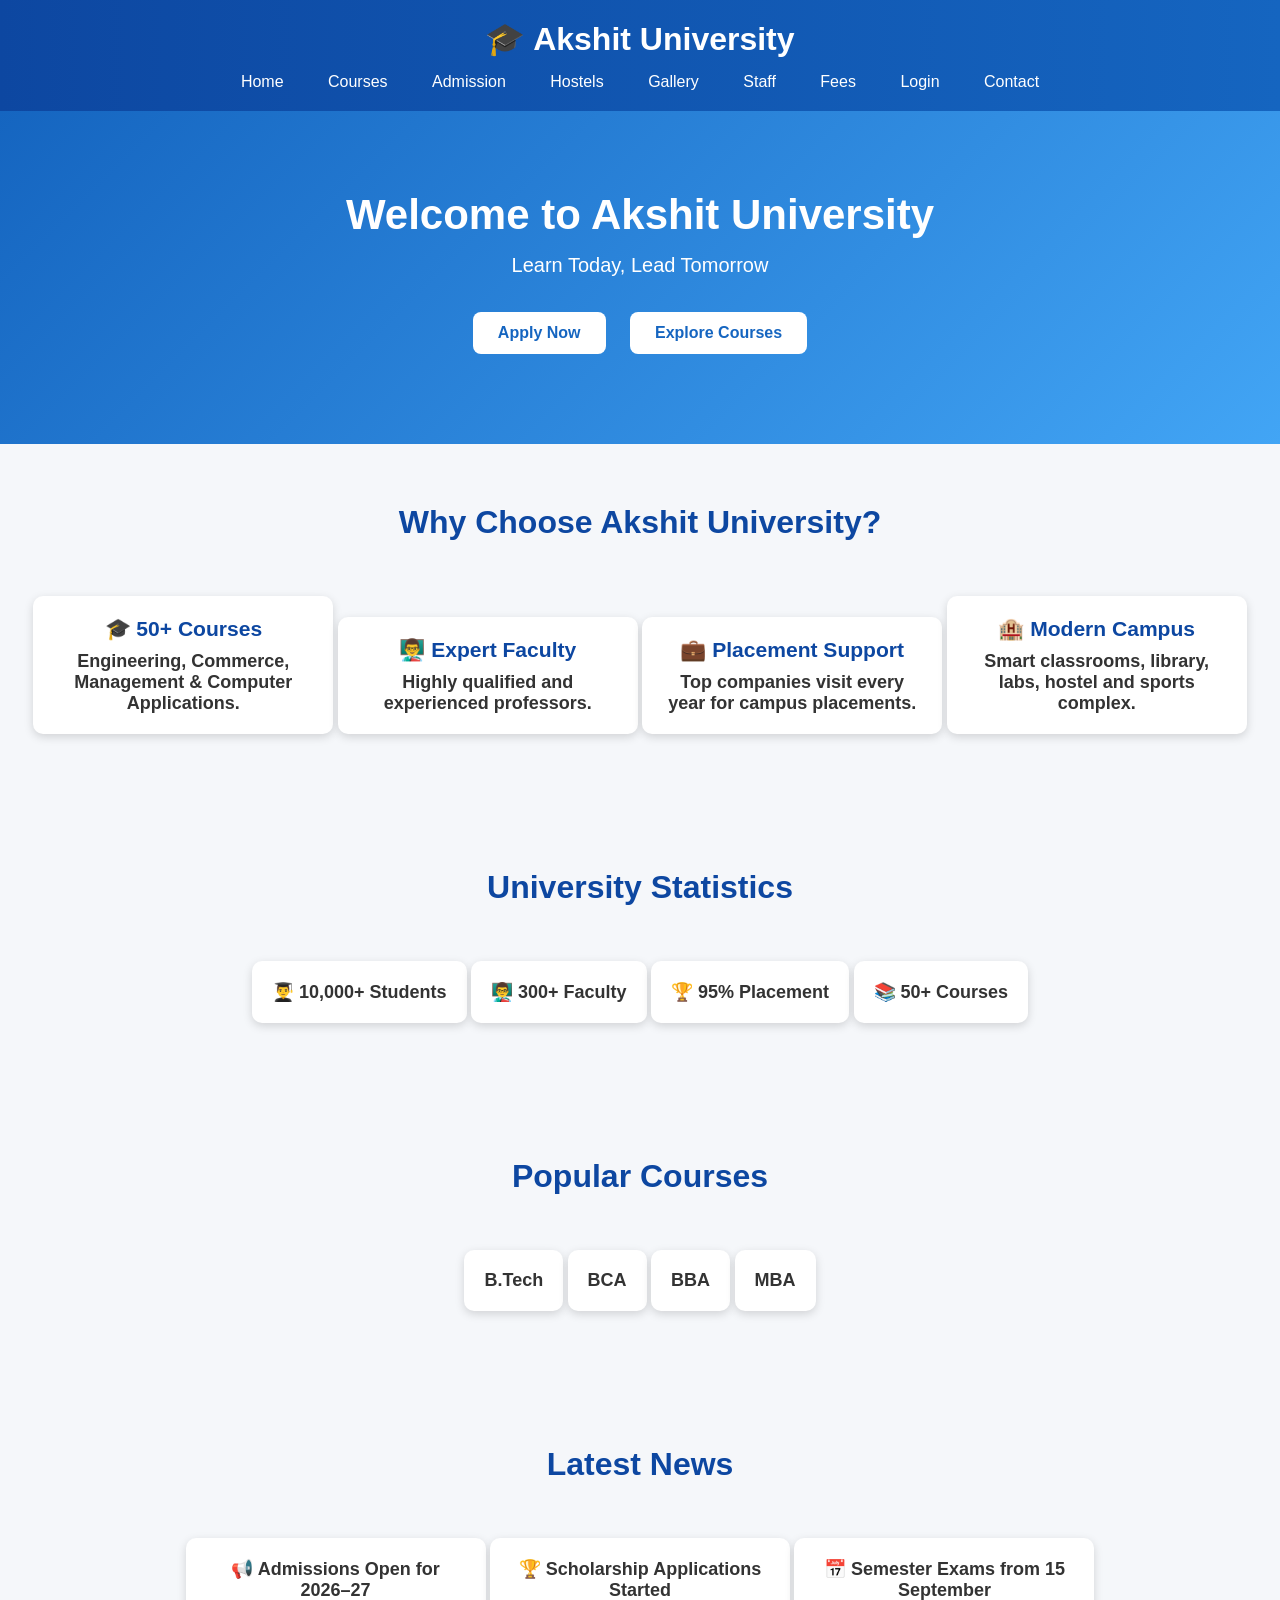
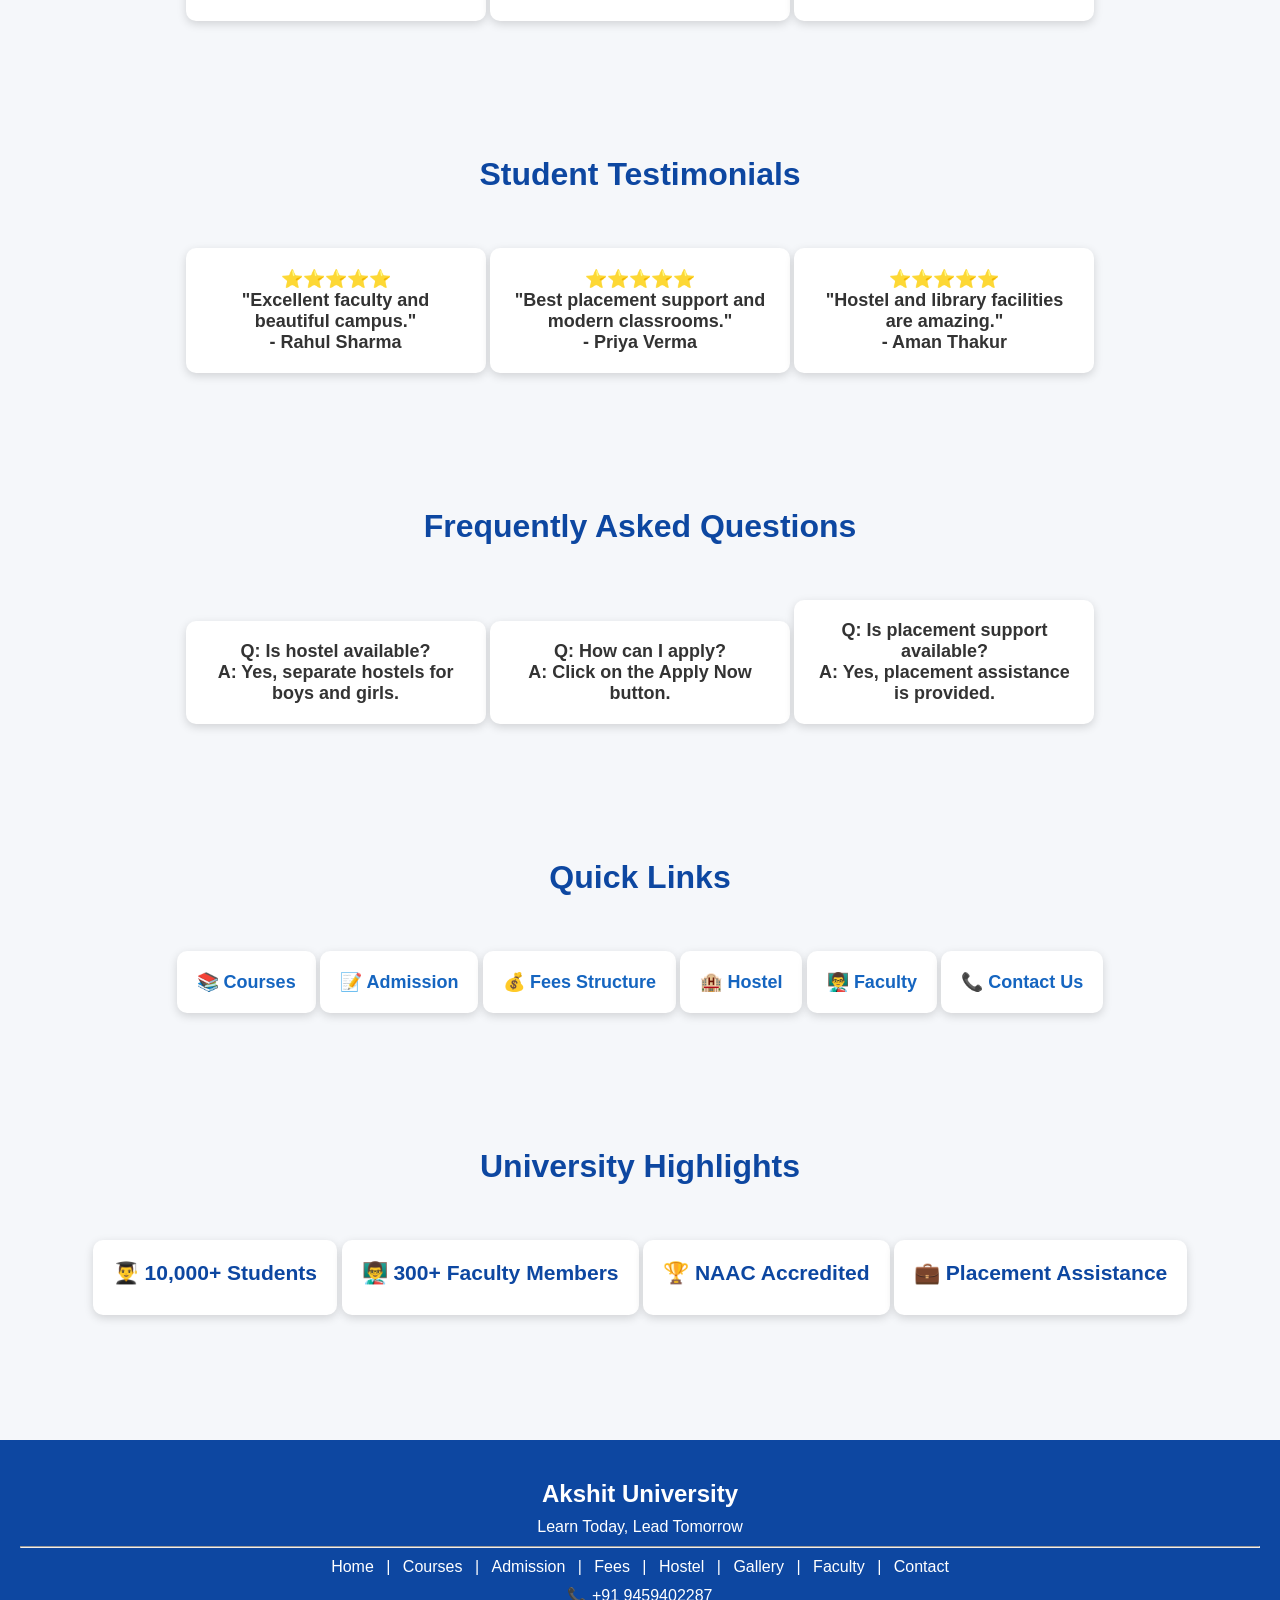
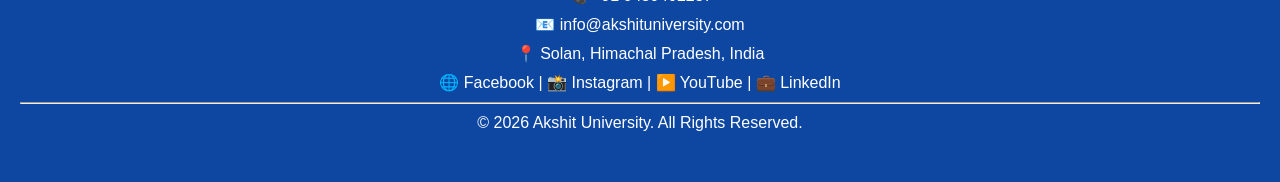
<file: index.html>
<!DOCTYPE html>
<html lang="en">
<head>
<meta charset="UTF-8">
<meta name="viewport" content="width=device-width, initial-scale=1.0">
<title>Akshit University</title>
<link rel="stylesheet" href="style.css">
</head>

<body>

<header>
    <h1>🎓 Akshit University</h1>

    <nav>
        <a href="index.html">Home</a>
        <a href="courses.html">Courses</a>
        <a href="admission.html">Admission</a>
        <a href="hostel.html">Hostels</a>
        <a href="gallery.html">Gallery</a>
        <a href="staff.html">Staff</a>
        <a href="fees.html">Fees</a>
        <a href="login.html">Login</a>
        <a href="contact.html">Contact</a>
    </nav>
</header>

<section class="hero">
    <h2>Welcome to Akshit University</h2>
    <p>Learn Today, Lead Tomorrow</p>
    <a href="admission.html" class="btn">Apply Now</a>
    <a href="courses.html" class="btn">Explore Courses</a>
</section>

<section class="about">
    <h2>Why Choose Akshit University?</h2>

    <div class="card">
        <h3>🎓 50+ Courses</h3>
        <p>Engineering, Commerce, Management & Computer Applications.</p>
    </div>

    <div class="card">
        <h3>👨‍🏫 Expert Faculty</h3>
        <p>Highly qualified and experienced professors.</p>
    </div>

    <div class="card">
        <h3>💼 Placement Support</h3>
        <p>Top companies visit every year for campus placements.</p>
    </div>

    <div class="card">
        <h3>🏨 Modern Campus</h3>
        <p>Smart classrooms, library, labs, hostel and sports complex.</p>
    </div>
</section>

<section class="about">
    <h2>University Statistics</h2>
    <div class="card">👨‍🎓 10,000+ Students</div>
    <div class="card">👨‍🏫 300+ Faculty</div>
    <div class="card">🏆 95% Placement</div>
    <div class="card">📚 50+ Courses</div>
</section>

<section class="courses">
    <h2>Popular Courses</h2>
    <div class="card">B.Tech</div>
    <div class="card">BCA</div>
    <div class="card">BBA</div>
    <div class="card">MBA</div>
</section>

<section class="about">
    <h2>Latest News</h2>
    <div class="card">📢 Admissions Open for 2026–27</div>
    <div class="card">🏆 Scholarship Applications Started</div>
    <div class="card">📅 Semester Exams from 15 September</div>
</section>

<section class="about">
    <h2>Student Testimonials</h2>

    <div class="card">
        ⭐⭐⭐⭐⭐<br>
        "Excellent faculty and beautiful campus."<br>
        <b>- Rahul Sharma</b>
    </div>

    <div class="card">
        ⭐⭐⭐⭐⭐<br>
        "Best placement support and modern classrooms."<br>
        <b>- Priya Verma</b>
    </div>

    <div class="card">
        ⭐⭐⭐⭐⭐<br>
        "Hostel and library facilities are amazing."<br>
        <b>- Aman Thakur</b>
    </div>
</section>

<section class="about">
    <h2>Frequently Asked Questions</h2>

    <div class="card">
        <b>Q:</b> Is hostel available?<br>
        <b>A:</b> Yes, separate hostels for boys and girls.
    </div>

    <div class="card">
        <b>Q:</b> How can I apply?<br>
        <b>A:</b> Click on the <b>Apply Now</b> button.
    </div>

    <div class="card">
        <b>Q:</b> Is placement support available?<br>
        <b>A:</b> Yes, placement assistance is provided.
    </div>
</section>

<section class="about">
    <h2>Quick Links</h2>
    <div class="card"><a href="courses.html">📚 Courses</a></div>
    <div class="card"><a href="admission.html">📝 Admission</a></div>
    <div class="card"><a href="fees.html">💰 Fees Structure</a></div>
    <div class="card"><a href="hostel.html">🏨 Hostel</a></div>
    <div class="card"><a href="staff.html">👨‍🏫 Faculty</a></div>
    <div class="card"><a href="contact.html">📞 Contact Us</a></div>
</section>

<section class="about">
    <h2>University Highlights</h2>
    <div class="card"><h3>👨‍🎓 10,000+ Students</h3></div>
    <div class="card"><h3>👨‍🏫 300+ Faculty Members</h3></div>
    <div class="card"><h3>🏆 NAAC Accredited</h3></div>
    <div class="card"><h3>💼 Placement Assistance</h3></div>
</section>

<footer>
    <h2>Akshit University</h2>
    <p>Learn Today, Lead Tomorrow</p>
    <hr>
    <p>
        <a href="index.html">Home</a> |
        <a href="courses.html">Courses</a> |
        <a href="admission.html">Admission</a> |
        <a href="fees.html">Fees</a> |
        <a href="hostel.html">Hostel</a> |
        <a href="gallery.html">Gallery</a> |
        <a href="staff.html">Faculty</a> |
        <a href="contact.html">Contact</a>
    </p>
    <p>📞 +91 9459402287</p>
    <p>📧 info@akshituniversity.com</p>
    <p>📍 Solan, Himachal Pradesh, India</p>
    <p>🌐 Facebook | 📸 Instagram | ▶️ YouTube | 💼 LinkedIn</p>
    <hr>
    <p>© 2026 Akshit University. All Rights Reserved.</p>
</footer>

<script src="script.js"></script>
</body>
</html>
</file>
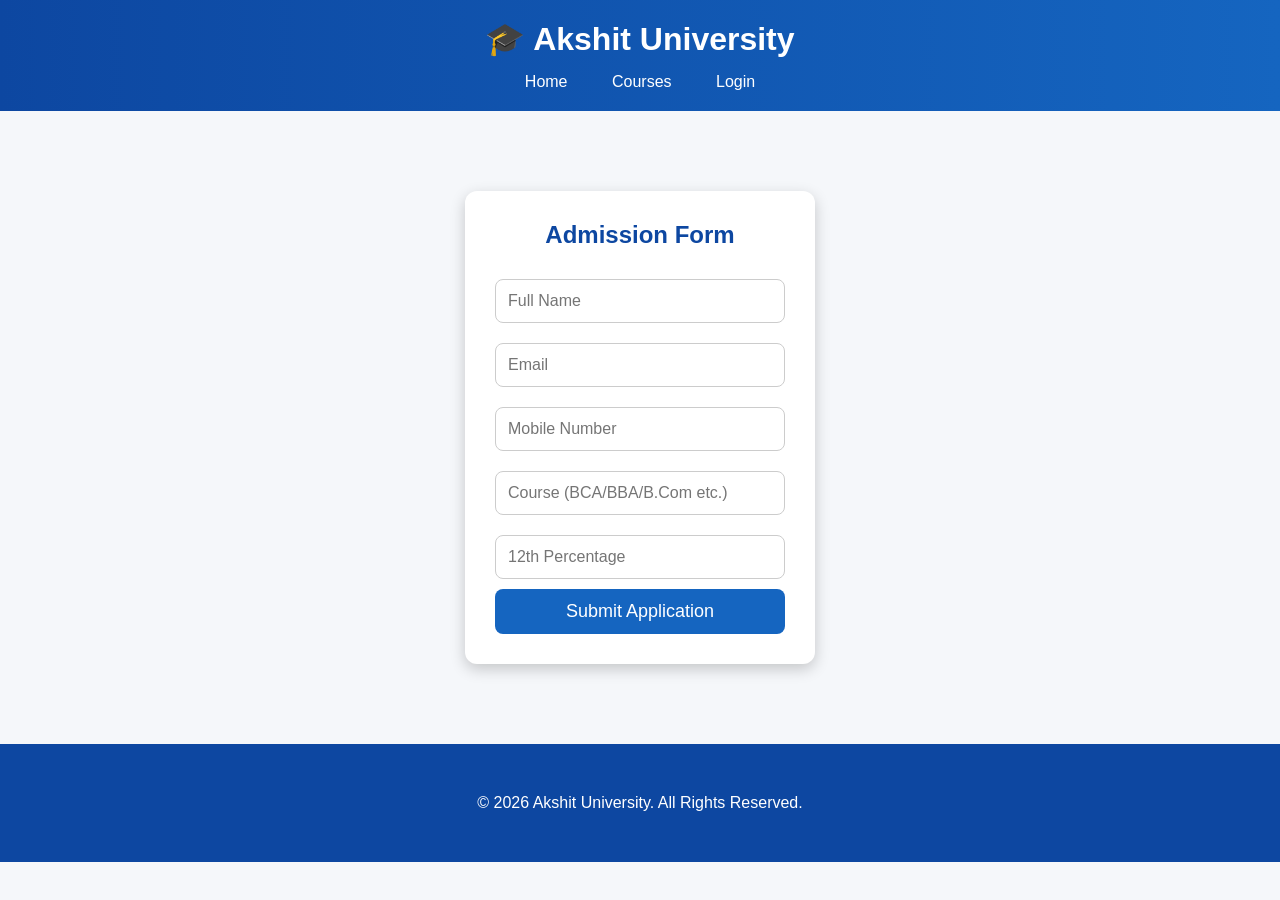
<file: admission.html>
<!DOCTYPE html>
<html lang="en">
<head>
<meta charset="UTF-8">
<meta name="viewport" content="width=device-width, initial-scale=1.0">
<title>Admission Form - Akshit University</title>
<link rel="stylesheet" href="style.css">
</head>
<body>

<header>
    <h1>🎓 Akshit University</h1>
    <nav>
        <a href="index.html">Home</a>
        <a href="courses.html">Courses</a>
        <a href="login.html">Login</a>
    </nav>
</header>

<div class="login-box">
    <h2>Admission Form</h2>
    <input type="text" placeholder="Full Name">
    <input type="email" placeholder="Email">
    <input type="tel" placeholder="Mobile Number">
    <input type="text" placeholder="Course (BCA/BBA/B.Com etc.)">
    <input type="text" placeholder="12th Percentage">
    <button>Submit Application</button>
</div>

<footer>
    <p>© 2026 Akshit University. All Rights Reserved.</p>
</footer>

</body>
</html>
</file>
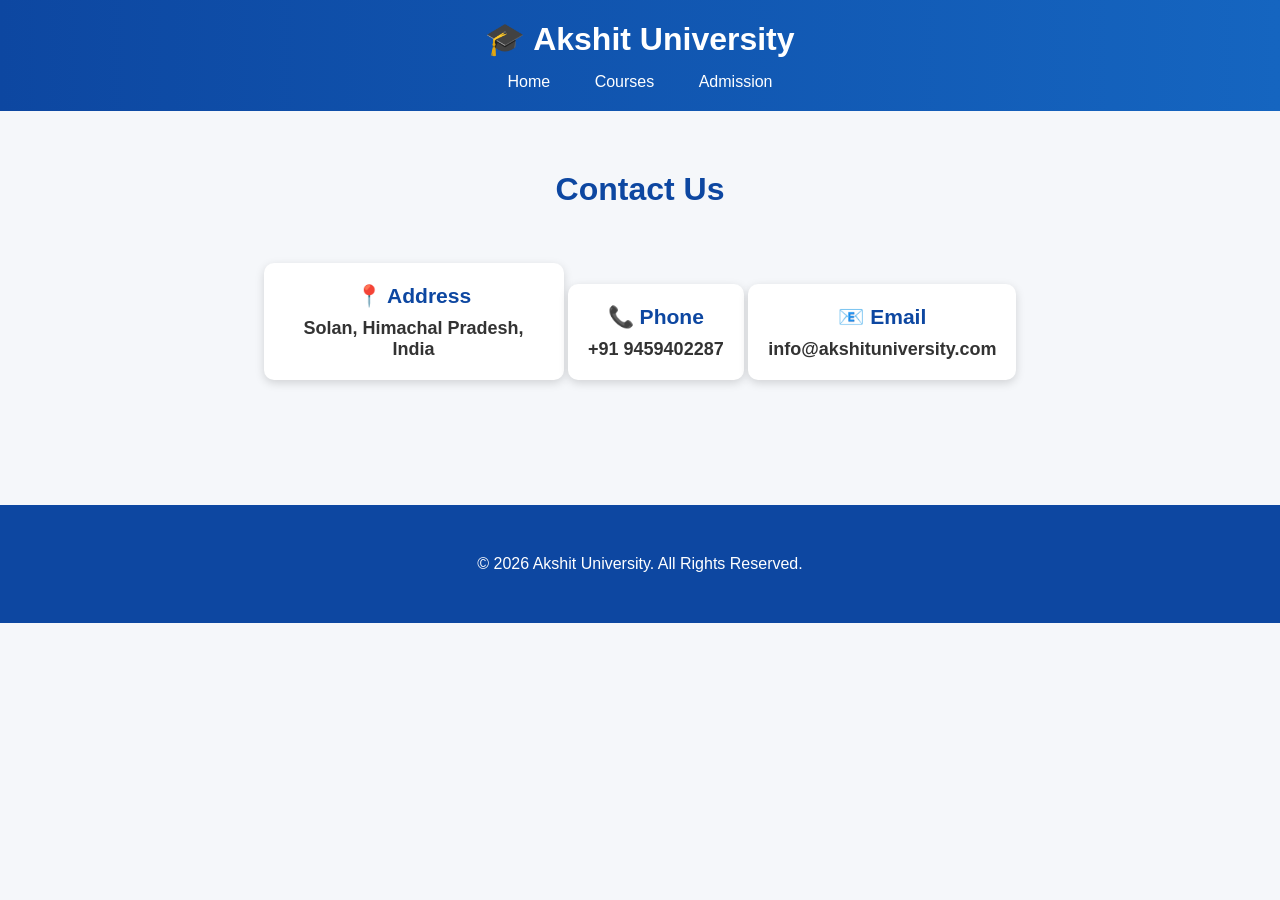
<file: contact.html>
<!DOCTYPE html>
<html lang="en">
<head>
<meta charset="UTF-8">
<meta name="viewport" content="width=device-width, initial-scale=1.0">
<title>Contact - Akshit University</title>
<link rel="stylesheet" href="style.css">
</head>
<body>

<header>
    <h1>🎓 Akshit University</h1>
    <nav>
        <a href="index.html">Home</a>
        <a href="courses.html">Courses</a>
        <a href="admission.html">Admission</a>
    </nav>
</header>

<section class="about">
    <h2>Contact Us</h2>
    <div class="card">
        <h3>📍 Address</h3>
        <p>Solan, Himachal Pradesh, India</p>
    </div>
    <div class="card">
        <h3>📞 Phone</h3>
        <p>+91 9459402287</p>
    </div>
    <div class="card">
        <h3>📧 Email</h3>
        <p>info@akshituniversity.com</p>
    </div>
</section>

<footer>
    <p>© 2026 Akshit University. All Rights Reserved.</p>
</footer>

</body>
</html>
</file>
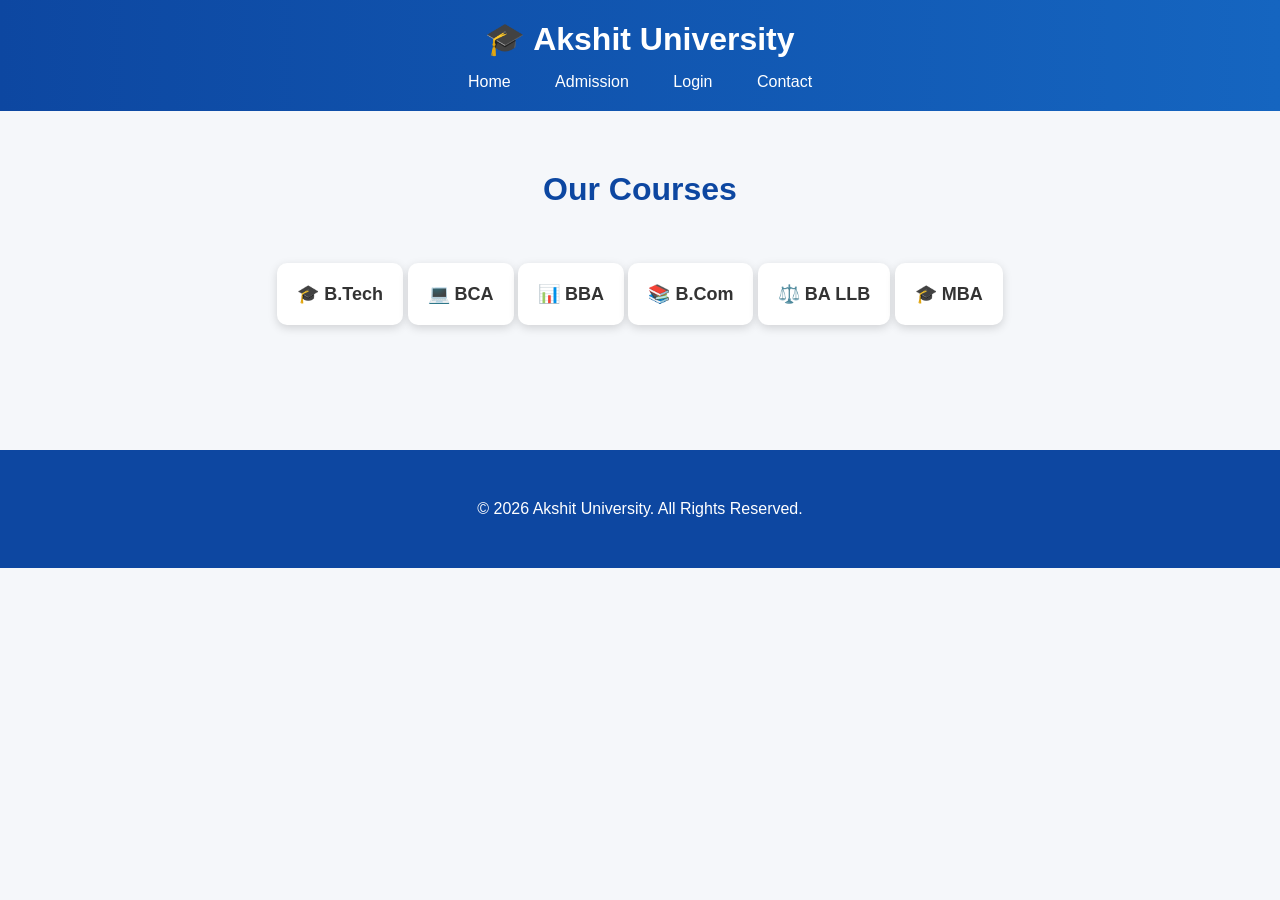
<file: courses.html>
<!DOCTYPE html>
<html lang="en">
<head>
<meta charset="UTF-8">
<meta name="viewport" content="width=device-width, initial-scale=1.0">
<title>Courses - Akshit University</title>
<link rel="stylesheet" href="style.css">
</head>
<body>

<header>
    <h1>🎓 Akshit University</h1>
    <nav>
        <a href="index.html">Home</a>
        <a href="admission.html">Admission</a>
        <a href="login.html">Login</a>
        <a href="contact.html">Contact</a>
    </nav>
</header>

<section class="courses">
    <h2>Our Courses</h2>
    <div class="card">🎓 B.Tech</div>
    <div class="card">💻 BCA</div>
    <div class="card">📊 BBA</div>
    <div class="card">📚 B.Com</div>
    <div class="card">⚖️ BA LLB</div>
    <div class="card">🎓 MBA</div>
</section>

<footer>
    <p>© 2026 Akshit University. All Rights Reserved.</p>
</footer>

</body>
</html>
</file>
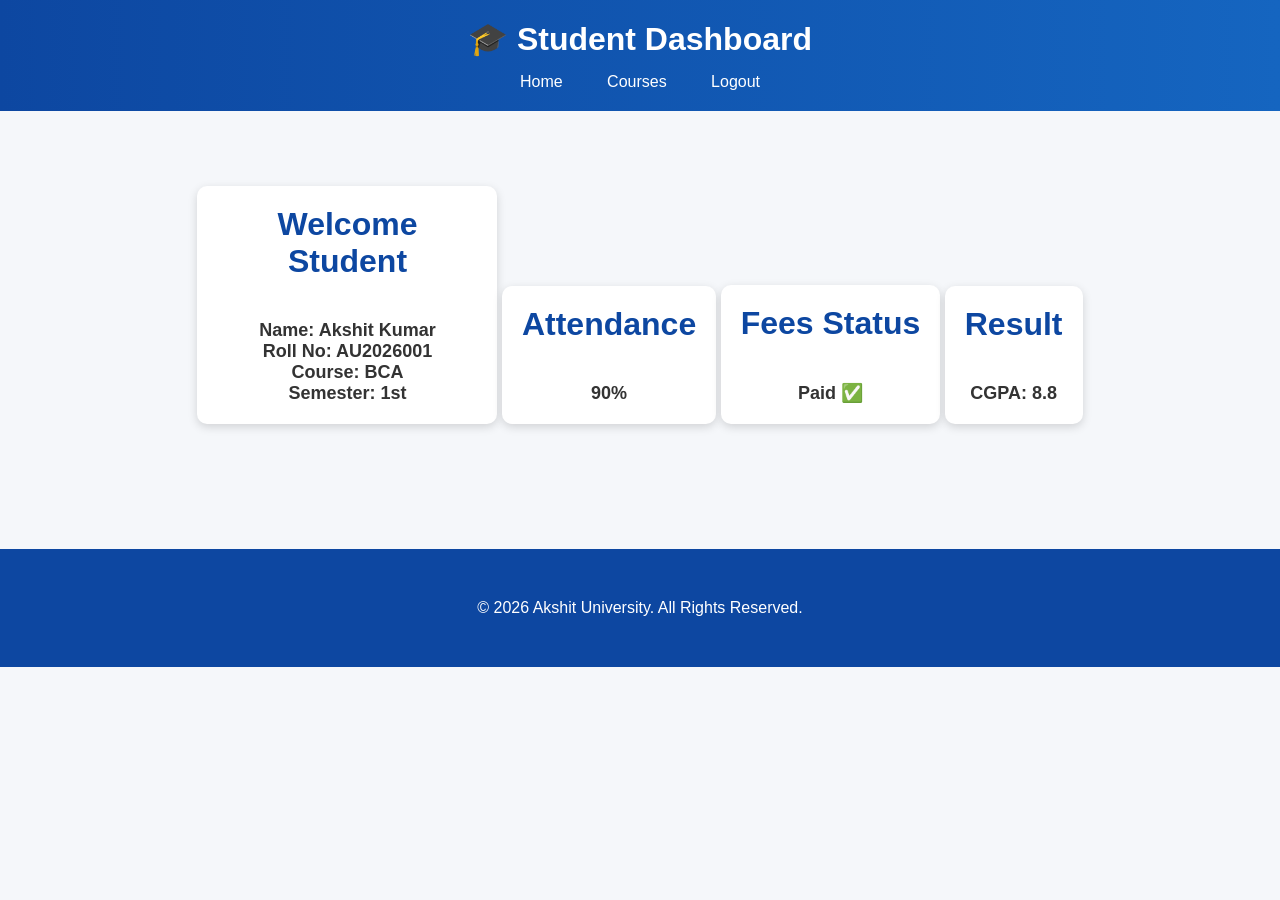
<file: dashboard.html>
<!DOCTYPE html>
<html lang="en">
<head>
<meta charset="UTF-8">
<meta name="viewport" content="width=device-width, initial-scale=1.0">
<title>Student Dashboard</title>
<link rel="stylesheet" href="style.css">
</head>
<body>

<header>
    <h1>🎓 Student Dashboard</h1>
    <nav>
        <a href="index.html">Home</a>
        <a href="courses.html">Courses</a>
        <a href="login.html">Logout</a>
    </nav>
</header>

<section class="about">
    <div class="card">
        <h2>Welcome Student</h2>
        <p>Name: Akshit Kumar</p>
        <p>Roll No: AU2026001</p>
        <p>Course: BCA</p>
        <p>Semester: 1st</p>
    </div>
    <div class="card">
        <h2>Attendance</h2>
        <p>90%</p>
    </div>
    <div class="card">
        <h2>Fees Status</h2>
        <p>Paid ✅</p>
    </div>
    <div class="card">
        <h2>Result</h2>
        <p>CGPA: 8.8</p>
    </div>
</section>

<footer>
    <p>© 2026 Akshit University. All Rights Reserved.</p>
</footer>

</body>
</html>
</file>
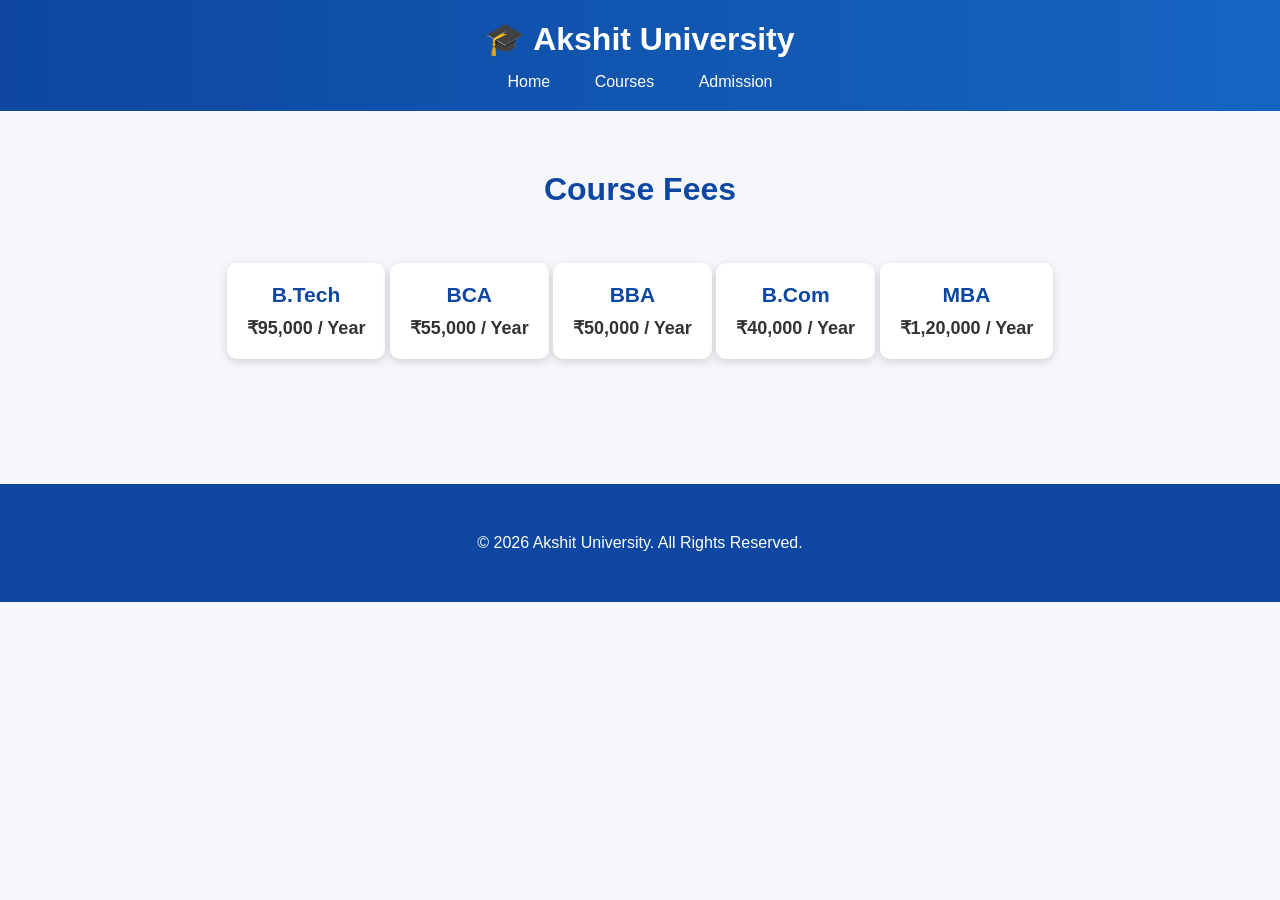
<file: fees.html>
<!DOCTYPE html>
<html lang="en">
<head>
<meta charset="UTF-8">
<meta name="viewport" content="width=device-width, initial-scale=1.0">
<title>Fees - Akshit University</title>
<link rel="stylesheet" href="style.css">
</head>
<body>

<header>
    <h1>🎓 Akshit University</h1>
    <nav>
        <a href="index.html">Home</a>
        <a href="courses.html">Courses</a>
        <a href="admission.html">Admission</a>
    </nav>
</header>

<section class="about">
    <h2>Course Fees</h2>
    <div class="card">
        <h3>B.Tech</h3>
        <p>₹95,000 / Year</p>
    </div>
    <div class="card">
        <h3>BCA</h3>
        <p>₹55,000 / Year</p>
    </div>
    <div class="card">
        <h3>BBA</h3>
        <p>₹50,000 / Year</p>
    </div>
    <div class="card">
        <h3>B.Com</h3>
        <p>₹40,000 / Year</p>
    </div>
    <div class="card">
        <h3>MBA</h3>
        <p>₹1,20,000 / Year</p>
    </div>
</section>

<footer>
    <p>© 2026 Akshit University. All Rights Reserved.</p>
</footer>

</body>
</html>
</file>
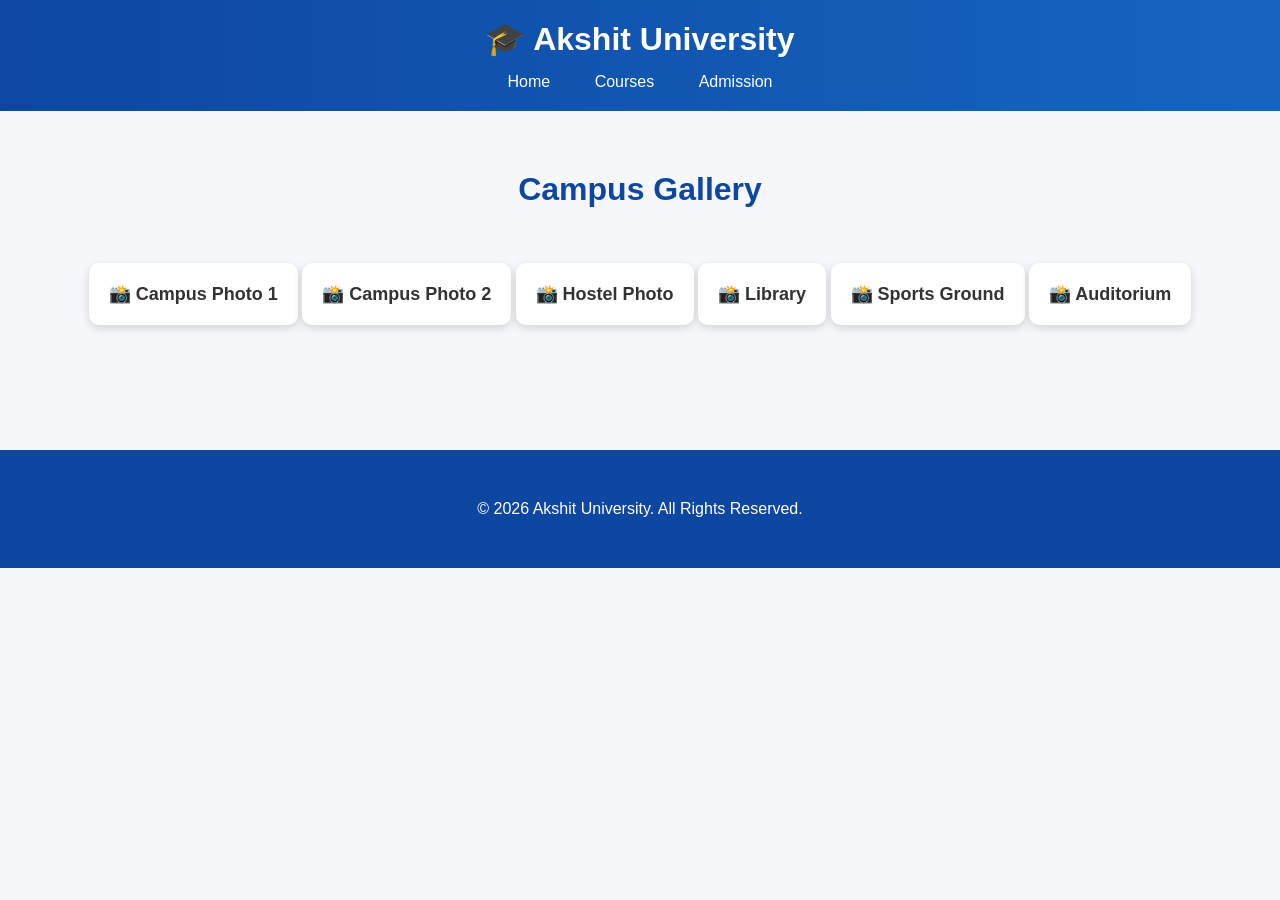
<file: gallery.html>
<!DOCTYPE html>
<html lang="en">
<head>
<meta charset="UTF-8">
<meta name="viewport" content="width=device-width, initial-scale=1.0">
<title>Gallery - Akshit University</title>
<link rel="stylesheet" href="style.css">
</head>
<body>

<header>
    <h1>🎓 Akshit University</h1>
    <nav>
        <a href="index.html">Home</a>
        <a href="courses.html">Courses</a>
        <a href="admission.html">Admission</a>
    </nav>
</header>

<section class="about">
    <h2>Campus Gallery</h2>
    <div class="card">📸 Campus Photo 1</div>
    <div class="card">📸 Campus Photo 2</div>
    <div class="card">📸 Hostel Photo</div>
    <div class="card">📸 Library</div>
    <div class="card">📸 Sports Ground</div>
    <div class="card">📸 Auditorium</div>
</section>

<footer>
    <p>© 2026 Akshit University. All Rights Reserved.</p>
</footer>

</body>
</html>
</file>
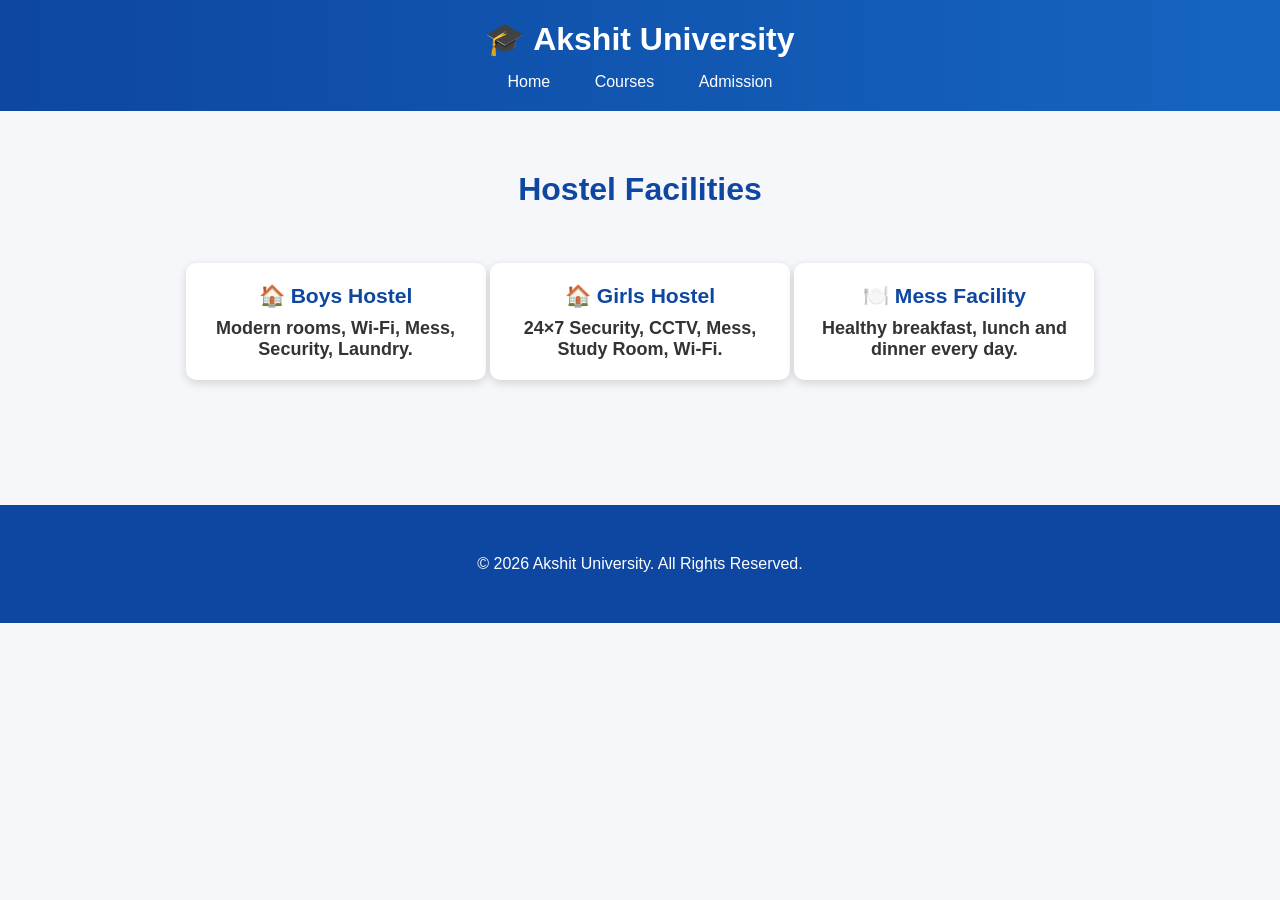
<file: hostel.html>
<!DOCTYPE html>
<html lang="en">
<head>
<meta charset="UTF-8">
<meta name="viewport" content="width=device-width, initial-scale=1.0">
<title>Hostel - Akshit University</title>
<link rel="stylesheet" href="style.css">
</head>
<body>

<header>
    <h1>🎓 Akshit University</h1>
    <nav>
        <a href="index.html">Home</a>
        <a href="courses.html">Courses</a>
        <a href="admission.html">Admission</a>
    </nav>
</header>

<section class="about">
    <h2>Hostel Facilities</h2>
    <div class="card">
        <h3>🏠 Boys Hostel</h3>
        <p>Modern rooms, Wi-Fi, Mess, Security, Laundry.</p>
    </div>
    <div class="card">
        <h3>🏠 Girls Hostel</h3>
        <p>24×7 Security, CCTV, Mess, Study Room, Wi-Fi.</p>
    </div>
    <div class="card">
        <h3>🍽️ Mess Facility</h3>
        <p>Healthy breakfast, lunch and dinner every day.</p>
    </div>
</section>

<footer>
    <p>© 2026 Akshit University. All Rights Reserved.</p>
</footer>

</body>
</html>
</file>
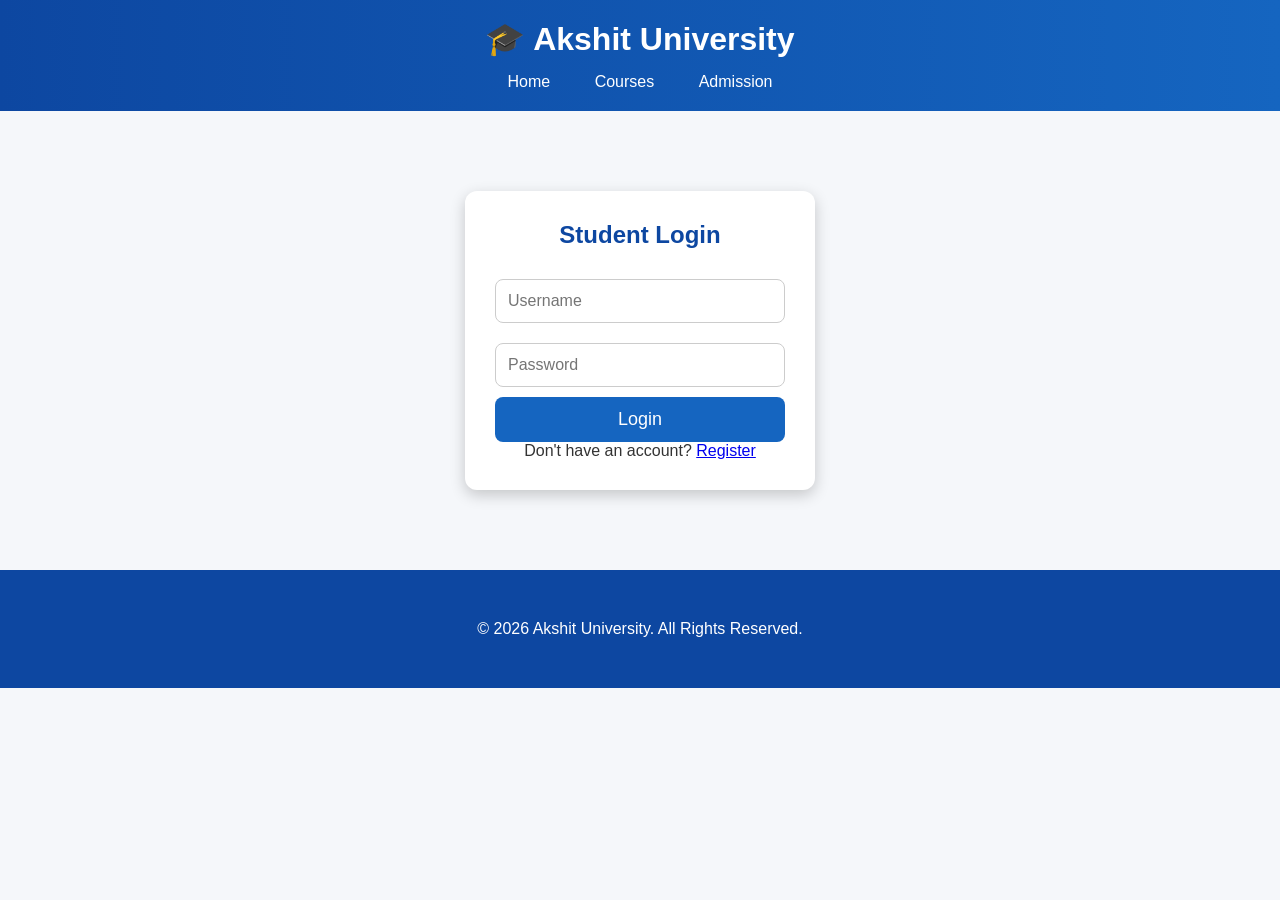
<file: login.html>
<!DOCTYPE html>
<html lang="en">
<head>
<meta charset="UTF-8">
<meta name="viewport" content="width=device-width, initial-scale=1.0">
<title>Student Login - Akshit University</title>
<link rel="stylesheet" href="style.css">
</head>
<body>

<header>
    <h1>🎓 Akshit University</h1>
    <nav>
        <a href="index.html">Home</a>
        <a href="courses.html">Courses</a>
        <a href="admission.html">Admission</a>
    </nav>
</header>

<div class="login-box">
    <h2>Student Login</h2>
    <input type="text" placeholder="Username">
    <input type="password" placeholder="Password">
    <button>Login</button>
    <p>Don't have an account? <a href="admission.html">Register</a></p>
</div>

<footer>
    <p>© 2026 Akshit University. All Rights Reserved.</p>
</footer>

</body>
</html>
</file>
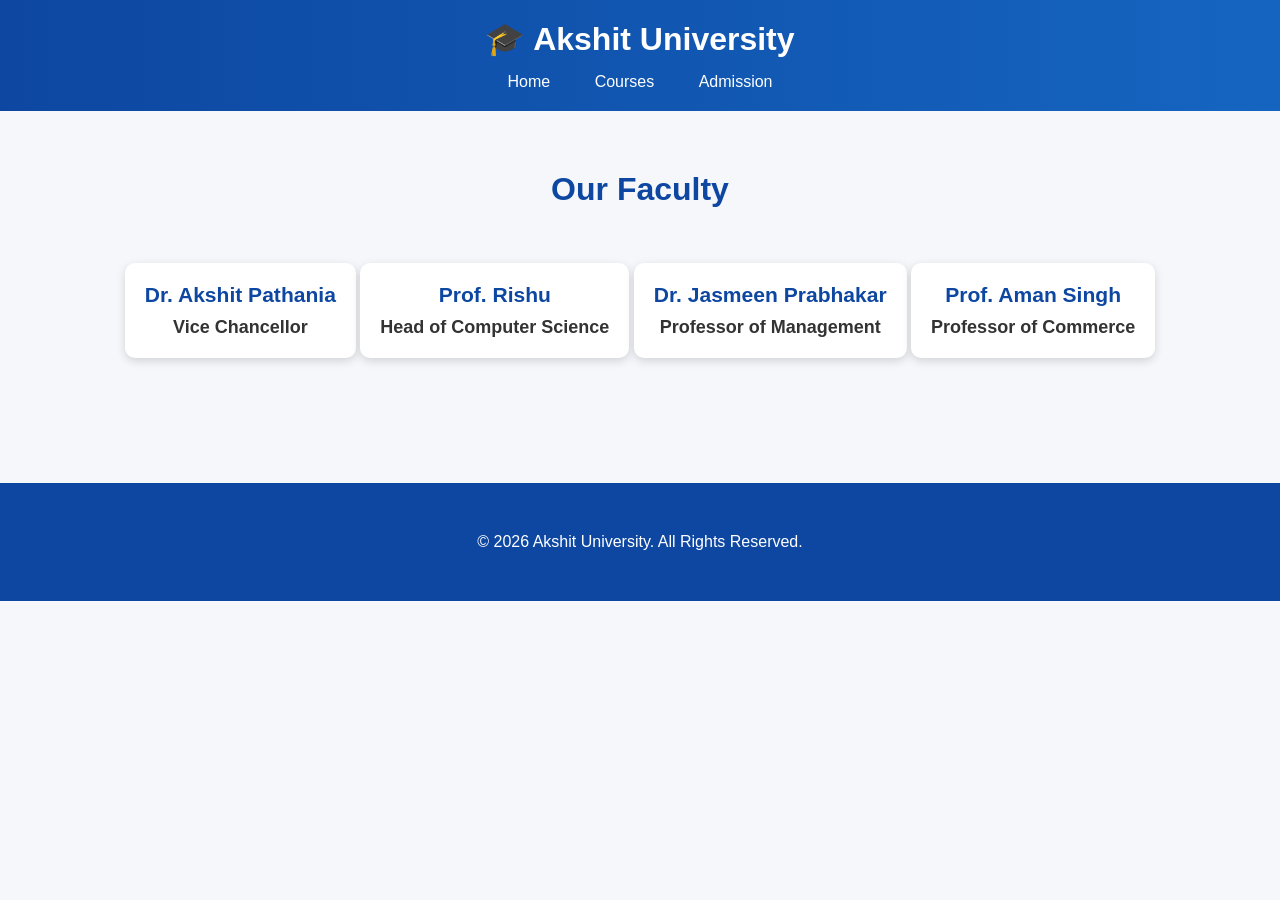
<file: staff.html>
<!DOCTYPE html>
<html lang="en">
<head>
<meta charset="UTF-8">
<meta name="viewport" content="width=device-width, initial-scale=1.0">
<title>Faculty - Akshit University</title>
<link rel="stylesheet" href="style.css">
</head>
<body>

<header>
    <h1>🎓 Akshit University</h1>
    <nav>
        <a href="index.html">Home</a>
        <a href="courses.html">Courses</a>
        <a href="admission.html">Admission</a>
    </nav>
</header>

<section class="about">
    <h2>Our Faculty</h2>
    <div class="card">
        <h3>Dr. Akshit Pathania</h3>
        <p>Vice Chancellor</p>
    </div>
    <div class="card">
        <h3>Prof. Rishu</h3>
        <p>Head of Computer Science</p>
    </div>
    <div class="card">
        <h3>Dr. Jasmeen Prabhakar</h3>
        <p>Professor of Management</p>
    </div>
    <div class="card">
        <h3>Prof. Aman Singh</h3>
        <p>Professor of Commerce</p>
    </div>
</section>

<footer>
    <p>© 2026 Akshit University. All Rights Reserved.</p>
</footer>

</body>
</html>
</file>
<file: style.css>
* {
  margin: 0;
  padding: 0;
  box-sizing: border-box;
  font-family: Arial, sans-serif;
}

body {
  background: #f5f7fa;
  color: #333;
}

header {
  background: linear-gradient(90deg, #0d47a1, #1565c0);
  color: white;
  padding: 20px;
  position: sticky;
  top: 0;
  z-index: 1000;
  text-align: center;
}

header h1 {
  margin-bottom: 10px;
}

nav {
  margin-top: 15px;
}

nav a {
  color: white;
  text-decoration: none;
  margin: 8px;
  padding: 8px 12px;
  border-radius: 6px;
  transition: 0.3s;
}

nav a:hover {
  background: white;
  color: #0d47a1;
}

.hero {
  background: linear-gradient(135deg, #1565c0, #42a5f5);
  color: white;
  padding: 80px 20px;
  text-align: center;
}

.hero h2 {
  font-size: 42px;
  margin-bottom: 15px;
}

.hero p {
  font-size: 20px;
  margin-bottom: 25px;
}

.btn {
  display: inline-block;
  margin: 10px;
  padding: 12px 25px;
  background: white;
  color: #1565c0;
  text-decoration: none;
  border-radius: 8px;
  font-weight: bold;
  transition: 0.3s;
}

.btn:hover {
  background: #ffd54f;
  transform: translateY(-2px);
}

.about, .courses {
  padding: 60px 20px;
  text-align: center;
}

.about h2 {
  margin-bottom: 40px;
  color: #0d47a1;
  font-size: 32px;
}

.courses h2 {
  margin-bottom: 40px;
  color: #0d47a1;
  font-size: 32px;
}

.card {
  background: white;
  padding: 20px;
  margin: 15px auto;
  max-width: 300px;
  border-radius: 10px;
  box-shadow: 0 3px 10px rgba(0, 0, 0, 0.15);
  font-size: 18px;
  font-weight: bold;
  transition: 0.3s;
  cursor: pointer;
  display: inline-block;
}

.card:hover {
  transform: translateY(-8px);
  box-shadow: 0 10px 20px rgba(0, 0, 0, 0.2);
}

.card h3 {
  color: #0d47a1;
  margin-bottom: 10px;
}

.card a {
  color: #1565c0;
  text-decoration: none;
  font-weight: bold;
}

.card a:hover {
  color: #0d47a1;
}

footer {
  background: #0d47a1;
  color: white;
  text-align: center;
  padding: 40px 20px;
  margin-top: 50px;
}

footer h2 {
  margin-bottom: 10px;
}

footer p {
  margin: 10px 0;
}

footer a {
  color: white;
  text-decoration: none;
  margin: 0 8px;
}

footer a:hover {
  color: #ffd54f;
}

.login-box {
  width: 90%;
  max-width: 350px;
  margin: 80px auto;
  padding: 30px;
  background: white;
  border-radius: 12px;
  box-shadow: 0 5px 15px rgba(0, 0, 0, 0.2);
  text-align: center;
}

.login-box h2 {
  margin-bottom: 20px;
  color: #0d47a1;
}

input {
  width: 100%;
  padding: 12px;
  margin: 10px 0;
  border: 1px solid #ccc;
  border-radius: 8px;
  font-size: 16px;
  box-sizing: border-box;
}

button {
  width: 100%;
  padding: 12px;
  background: #1565c0;
  color: white;
  border: none;
  border-radius: 8px;
  font-size: 18px;
  cursor: pointer;
  transition: 0.3s;
}

button:hover {
  background: #0d47a1;
}

@media (max-width: 768px) {
  .hero h2 {
    font-size: 28px;
  }
  
  .about h2 {
    font-size: 24px;
  }
  
  nav a {
    display: block;
    margin: 5px 0;
  }
}
</file>
